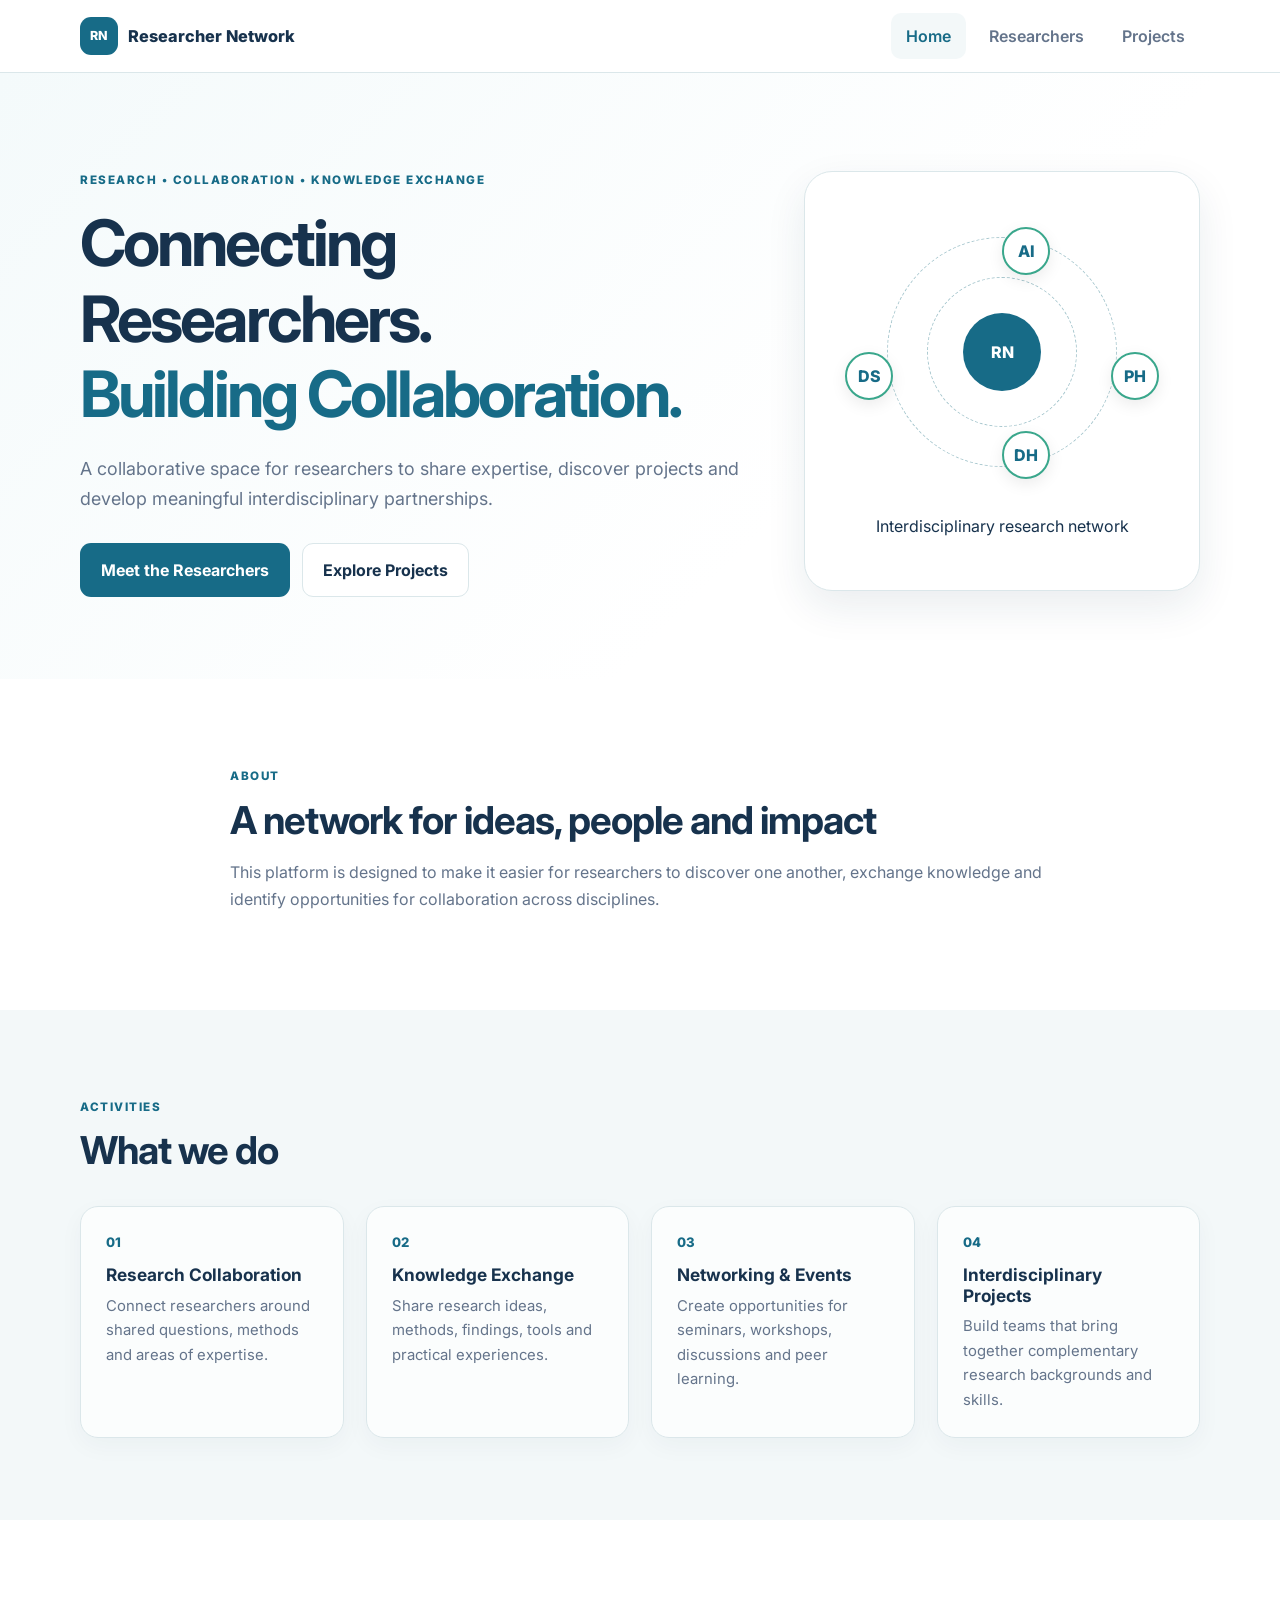
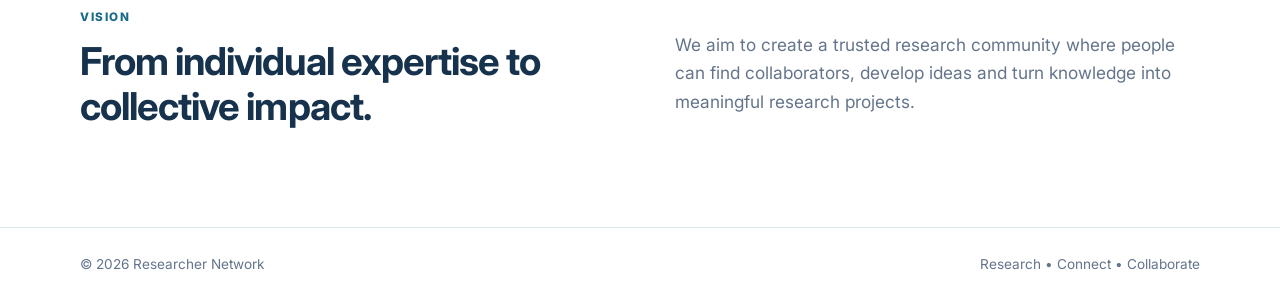
<file: index.html>
<!DOCTYPE html>
<html lang="en">
<head>
  <meta charset="UTF-8">
  <meta name="viewport" content="width=device-width, initial-scale=1.0">
  <meta name="description" content="Researcher Network — connecting researchers, sharing knowledge and building collaboration.">
  <title>Researcher Network | Home</title>
  <link rel="stylesheet" href="style.css">
</head>
<body>
<header class="site-header">
  <div class="container nav-wrap">
    <a class="brand" href="index.html"><span class="brand-mark">RN</span><span>Researcher Network</span></a>
    <button class="menu-toggle" aria-label="Open navigation" aria-expanded="false">☰</button>
    <nav class="main-nav">
      <a class="active" href="index.html">Home</a>
      <a href="researchers.html">Researchers</a>
      <a href="projects.html">Projects</a>
    </nav>
  </div>
</header>

<main>
  <section class="hero">
    <div class="container hero-grid">
      <div>
        <span class="eyebrow">Research • Collaboration • Knowledge Exchange</span>
        <h1>Connecting Researchers.<br><span>Building Collaboration.</span></h1>
        <p class="hero-text">A collaborative space for researchers to share expertise, discover projects and develop meaningful interdisciplinary partnerships.</p>
        <div class="hero-actions">
          <a class="btn btn-primary" href="researchers.html">Meet the Researchers</a>
          <a class="btn btn-secondary" href="projects.html">Explore Projects</a>
        </div>
      </div>
      <div class="hero-card">
        <div class="network-orbit">
          <div class="orbit orbit-1"></div><div class="orbit orbit-2"></div>
          <span class="node node-a">AI</span><span class="node node-b">PH</span>
          <span class="node node-c">DH</span><span class="node node-d">DS</span>
          <span class="center-node">RN</span>
        </div>
        <p>Interdisciplinary research network</p>
      </div>
    </div>
  </section>

  <section class="section" id="about">
    <div class="container narrow">
      <span class="section-label">About</span>
      <h2>A network for ideas, people and impact</h2>
      <p>This platform is designed to make it easier for researchers to discover one another, exchange knowledge and identify opportunities for collaboration across disciplines.</p>
    </div>
  </section>

  <section class="section section-soft" id="activities">
    <div class="container">
      <span class="section-label">Activities</span>
      <h2>What we do</h2>
      <div class="card-grid four">
        <article class="info-card"><div class="icon">01</div><h3>Research Collaboration</h3><p>Connect researchers around shared questions, methods and areas of expertise.</p></article>
        <article class="info-card"><div class="icon">02</div><h3>Knowledge Exchange</h3><p>Share research ideas, methods, findings, tools and practical experiences.</p></article>
        <article class="info-card"><div class="icon">03</div><h3>Networking & Events</h3><p>Create opportunities for seminars, workshops, discussions and peer learning.</p></article>
        <article class="info-card"><div class="icon">04</div><h3>Interdisciplinary Projects</h3><p>Build teams that bring together complementary research backgrounds and skills.</p></article>
      </div>
    </div>
  </section>

  <section class="section">
    <div class="container vision">
      <div><span class="section-label">Vision</span><h2>From individual expertise to collective impact.</h2></div>
      <p>We aim to create a trusted research community where people can find collaborators, develop ideas and turn knowledge into meaningful research projects.</p>
    </div>
  </section>
</main>

<footer class="site-footer"><div class="container footer-wrap"><span>© <span class="current-year"></span> Researcher Network</span><span>Research • Connect • Collaborate</span></div></footer>
<script src="script.js"></script>
</body>
</html>
</file>
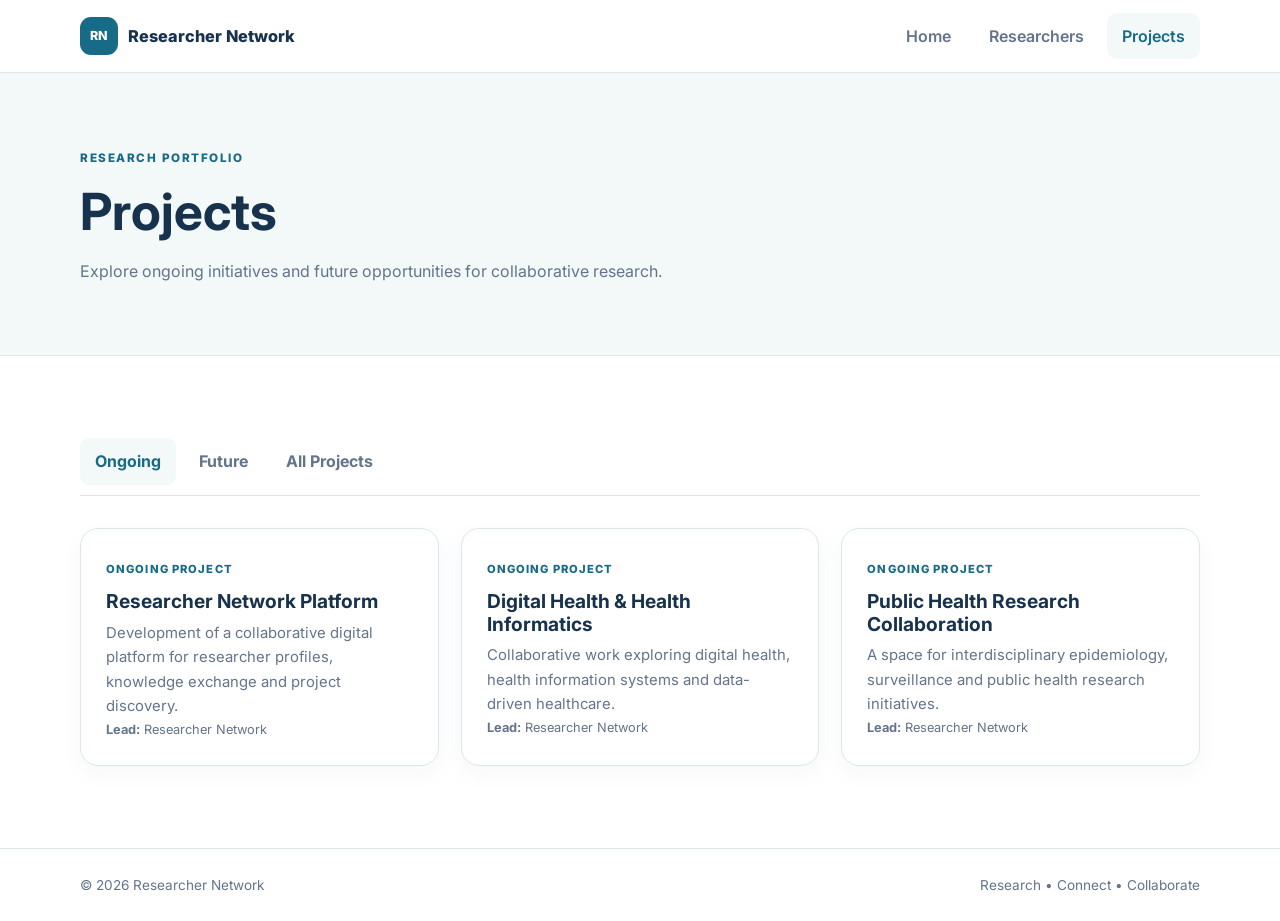
<file: projects.html>
<!DOCTYPE html>
<html lang="en">
<head>
  <meta charset="UTF-8">
  <meta name="viewport" content="width=device-width, initial-scale=1.0">
  <meta name="description" content="Research projects in the Researcher Network.">
  <title>Researcher Network | Projects</title>
  <link rel="stylesheet" href="style.css">
</head>
<body>
<header class="site-header">
  <div class="container nav-wrap">
    <a class="brand" href="index.html"><span class="brand-mark">RN</span><span>Researcher Network</span></a>
    <button class="menu-toggle" aria-label="Open navigation" aria-expanded="false">☰</button>
    <nav class="main-nav"><a href="index.html">Home</a><a href="researchers.html">Researchers</a><a class="active" href="projects.html">Projects</a></nav>
  </div>
</header>

<main>
  <section class="page-hero">
    <div class="container">
      <span class="section-label">Research Portfolio</span>
      <h1>Projects</h1>
      <p>Explore ongoing initiatives and future opportunities for collaborative research.</p>
    </div>
  </section>

  <section class="section">
    <div class="container">
      <div class="project-tabs" role="tablist">
        <button class="tab active" data-project-filter="ongoing">Ongoing</button>
        <button class="tab" data-project-filter="future">Future</button>
        <button class="tab" data-project-filter="all">All Projects</button>
      </div>
      <div id="project-grid" class="card-grid three"></div>
    </div>
  </section>
</main>

<footer class="site-footer"><div class="container footer-wrap"><span>© <span class="current-year"></span> Researcher Network</span><span>Research • Connect • Collaborate</span></div></footer>
<script src="script.js"></script>
</body>
</html>
</file>
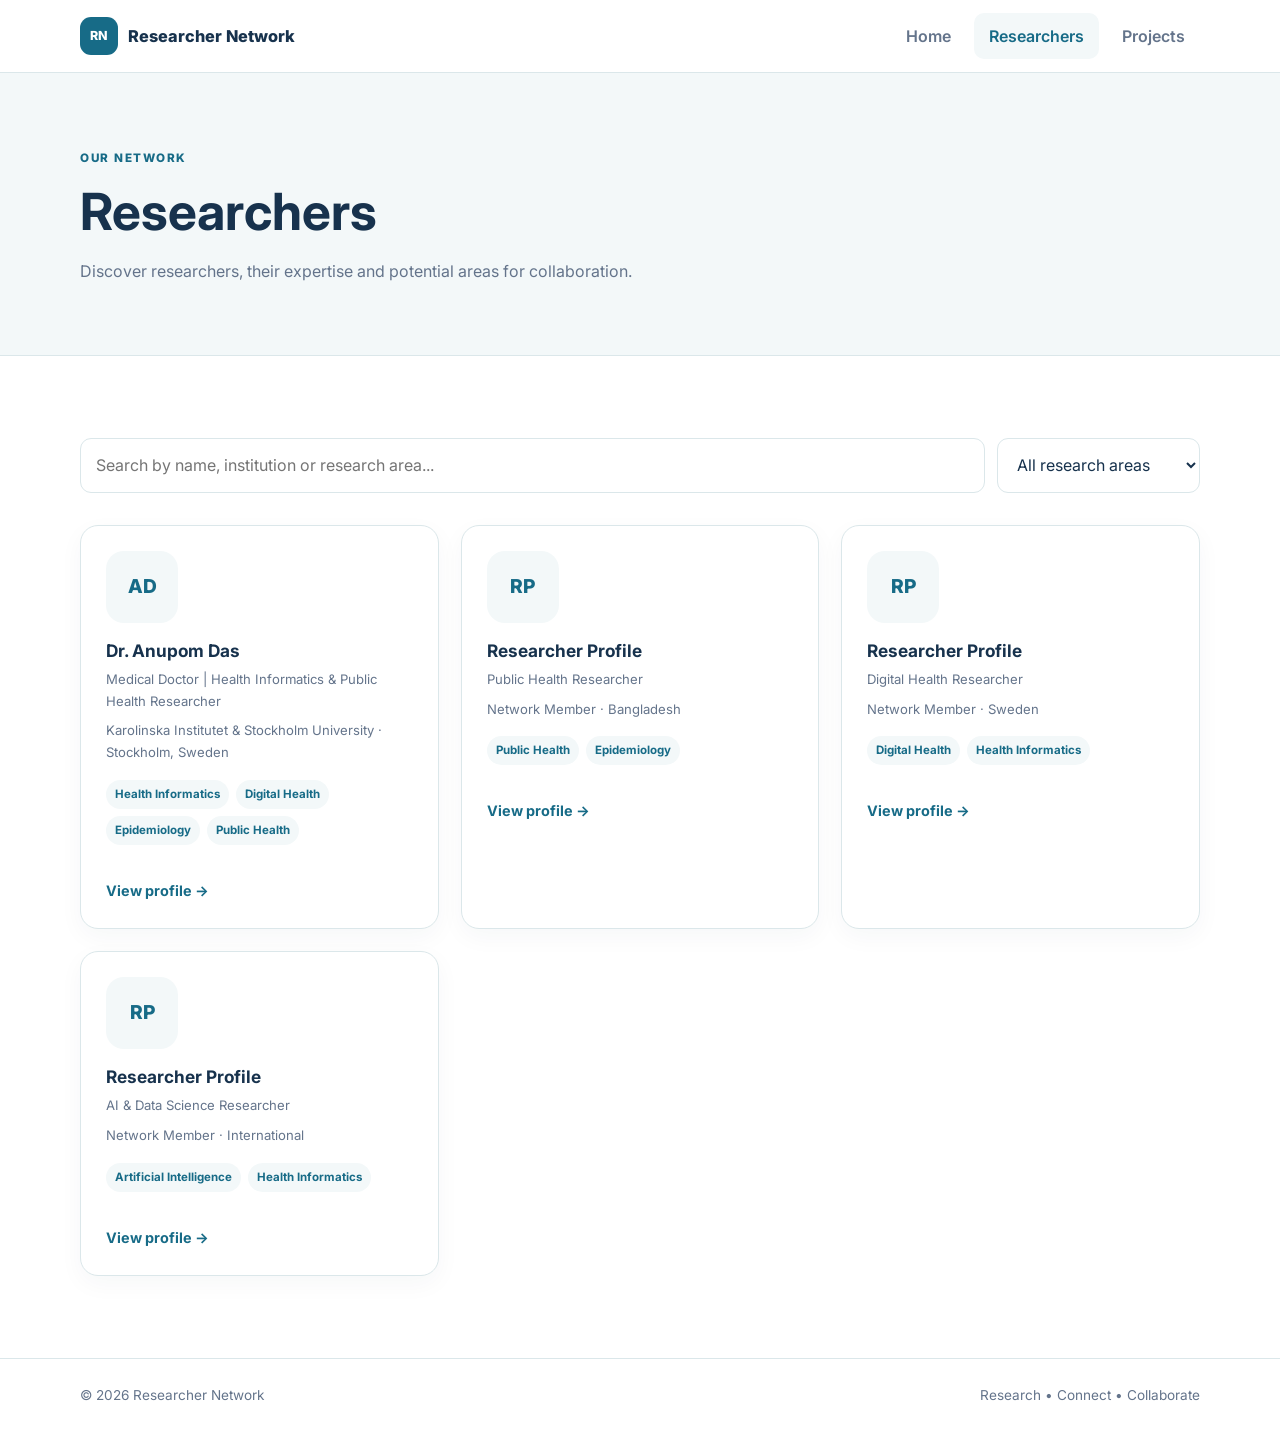
<file: researchers.html>
<!DOCTYPE html>
<html lang="en">
<head>
  <meta charset="UTF-8">
  <meta name="viewport" content="width=device-width, initial-scale=1.0">
  <meta name="description" content="Researchers in the Researcher Network.">
  <title>Researcher Network | Researchers</title>
  <link rel="stylesheet" href="style.css">
</head>
<body>
<header class="site-header">
  <div class="container nav-wrap">
    <a class="brand" href="index.html"><span class="brand-mark">RN</span><span>Researcher Network</span></a>
    <button class="menu-toggle" aria-label="Open navigation" aria-expanded="false">☰</button>
    <nav class="main-nav"><a href="index.html">Home</a><a class="active" href="researchers.html">Researchers</a><a href="projects.html">Projects</a></nav>
  </div>
</header>

<main>
  <section class="page-hero">
    <div class="container">
      <span class="section-label">Our Network</span>
      <h1>Researchers</h1>
      <p>Discover researchers, their expertise and potential areas for collaboration.</p>
    </div>
  </section>

  <section class="section">
    <div class="container">
      <div class="filter-bar">
        <input id="researcher-search" type="search" placeholder="Search by name, institution or research area..." aria-label="Search researchers">
        <select id="researcher-area" aria-label="Filter by research area">
          <option value="">All research areas</option>
          <option value="Health Informatics">Health Informatics</option>
          <option value="Digital Health">Digital Health</option>
          <option value="Epidemiology">Epidemiology</option>
          <option value="Public Health">Public Health</option>
          <option value="Artificial Intelligence">Artificial Intelligence</option>
        </select>
      </div>
      <div id="researcher-grid" class="card-grid three"></div>
      <p id="no-researchers" class="empty-state hidden">No researchers match your search.</p>
    </div>
  </section>
</main>

<div id="profile-modal" class="modal" aria-hidden="true">
  <div class="modal-backdrop" data-close-modal></div>
  <div class="modal-dialog" role="dialog" aria-modal="true" aria-labelledby="modal-name">
    <button class="modal-close" data-close-modal aria-label="Close profile">×</button>
    <div id="modal-content"></div>
  </div>
</div>

<footer class="site-footer"><div class="container footer-wrap"><span>© <span class="current-year"></span> Researcher Network</span><span>Research • Connect • Collaborate</span></div></footer>
<script src="script.js"></script>
</body>
</html>
</file>
<file: style.css>
@import url('https://fonts.googleapis.com/css2?family=Inter:wght@400;500;600;700;800&display=swap');

:root{
  --ink:#17324d; --muted:#64748b; --primary:#176b87; --primary-dark:#0e536a;
  --accent:#3aa78c; --bg:#ffffff; --soft:#f3f8f9; --line:#dbe7ea;
  --shadow:0 16px 40px rgba(23,50,77,.09); --radius:18px;
}
*{box-sizing:border-box}
html{scroll-behavior:smooth}
body{margin:0;font-family:Inter,system-ui,-apple-system,BlinkMacSystemFont,"Segoe UI",sans-serif;color:var(--ink);background:var(--bg);line-height:1.65}
a{text-decoration:none;color:inherit}
button,input,select{font:inherit}
.container{width:min(1120px,92%);margin:0 auto}
.narrow{max-width:820px}
.site-header{position:sticky;top:0;z-index:50;background:rgba(255,255,255,.96);backdrop-filter:blur(12px);border-bottom:1px solid var(--line)}
.nav-wrap{min-height:72px;display:flex;align-items:center;justify-content:space-between;gap:24px}
.brand{display:flex;align-items:center;gap:10px;font-weight:800;font-size:1.02rem}
.brand-mark{display:grid;place-items:center;width:38px;height:38px;border-radius:11px;background:var(--primary);color:#fff;font-size:.78rem}
.main-nav{display:flex;gap:8px}
.main-nav a{padding:10px 15px;border-radius:10px;color:var(--muted);font-weight:600}
.main-nav a:hover,.main-nav a.active{color:var(--primary);background:var(--soft)}
.menu-toggle{display:none;border:0;background:transparent;font-size:1.5rem;color:var(--ink);cursor:pointer}
.hero{background:linear-gradient(135deg,#f4fafb 0%,#fff 65%);padding:92px 0 82px}
.hero-grid{display:grid;grid-template-columns:1.25fr .75fr;align-items:center;gap:64px}
.eyebrow,.section-label{display:inline-block;text-transform:uppercase;letter-spacing:.13em;font-size:.73rem;font-weight:800;color:var(--primary)}
h1,h2,h3{line-height:1.18;margin-top:0}
.hero h1{font-size:clamp(2.4rem,5vw,4.6rem);letter-spacing:-.045em;margin:14px 0 22px}
.hero h1 span{color:var(--primary)}
.hero-text{font-size:1.12rem;color:var(--muted);max-width:680px}
.hero-actions{display:flex;gap:12px;flex-wrap:wrap;margin-top:30px}
.btn{display:inline-flex;align-items:center;justify-content:center;padding:13px 20px;border-radius:11px;font-weight:700;border:1px solid transparent}
.btn-primary{background:var(--primary);color:#fff}.btn-primary:hover{background:var(--primary-dark)}
.btn-secondary{border-color:var(--line);background:#fff;color:var(--ink)}.btn-secondary:hover{background:var(--soft)}
.hero-card{background:#fff;border:1px solid var(--line);border-radius:28px;padding:35px;text-align:center;box-shadow:var(--shadow)}
.network-orbit{height:290px;position:relative;display:grid;place-items:center}
.orbit{position:absolute;border:1px dashed #a9c8cf;border-radius:50%;width:230px;height:230px}
.orbit-2{width:150px;height:150px}
.center-node,.node{position:absolute;display:grid;place-items:center;border-radius:50%;font-weight:800}
.center-node{width:78px;height:78px;background:var(--primary);color:#fff;z-index:2}
.node{width:48px;height:48px;background:#fff;border:2px solid var(--accent);color:var(--primary);box-shadow:0 5px 16px rgba(0,0,0,.08)}
.node-a{top:20px;left:50%}.node-b{right:5px;top:50%}.node-c{bottom:18px;left:50%}.node-d{left:5px;top:50%}
.section{padding:82px 0}.section-soft{background:var(--soft)}
.section h2{font-size:clamp(1.8rem,3vw,2.6rem);letter-spacing:-.025em;margin:10px 0 16px}
.section p{color:var(--muted)}
.card-grid{display:grid;gap:22px;margin-top:32px}.card-grid.four{grid-template-columns:repeat(4,1fr)}.card-grid.three{grid-template-columns:repeat(3,1fr)}
.info-card,.researcher-card,.project-card{background:#fff;border:1px solid var(--line);border-radius:var(--radius);padding:25px;box-shadow:0 8px 25px rgba(23,50,77,.04)}
.info-card{background:rgba(255,255,255,.72)}
.info-card h3,.researcher-card h3,.project-card h3{font-size:1.08rem;margin:12px 0 8px}
.info-card p,.researcher-card p,.project-card p{font-size:.93rem;margin:0}
.icon{font-weight:800;color:var(--primary);font-size:.82rem}
.vision{display:grid;grid-template-columns:1fr 1fr;gap:70px;align-items:center}
.vision p{font-size:1.08rem}
.page-hero{padding:70px 0 55px;background:var(--soft);border-bottom:1px solid var(--line)}
.page-hero h1{font-size:clamp(2.3rem,4vw,3.6rem);margin:12px 0}.page-hero p{color:var(--muted);max-width:680px}
.filter-bar{display:flex;gap:12px;flex-wrap:wrap}
.filter-bar input,.filter-bar select{border:1px solid var(--line);border-radius:11px;padding:13px 15px;background:#fff;color:var(--ink);outline:none}
.filter-bar input{flex:1;min-width:260px}.filter-bar input:focus,.filter-bar select:focus{border-color:var(--primary)}
.researcher-avatar{width:72px;height:72px;border-radius:18px;display:grid;place-items:center;background:var(--soft);color:var(--primary);font-weight:800;font-size:1.2rem;margin-bottom:18px}
.meta{font-size:.82rem!important;color:var(--muted);margin-bottom:8px!important}
.tags{display:flex;flex-wrap:wrap;gap:7px;margin:16px 0}.tag{font-size:.72rem;font-weight:700;padding:5px 9px;border-radius:999px;background:var(--soft);color:var(--primary)}
.card-link{display:inline-block;margin-top:18px;color:var(--primary);font-weight:700;font-size:.9rem}
.card-link:hover{text-decoration:underline}
.project-card{position:relative}.project-status{font-size:.7rem;text-transform:uppercase;letter-spacing:.1em;font-weight:800;color:var(--primary)}
.project-card h3{font-size:1.2rem;margin-top:10px}
.project-meta{margin-top:18px;font-size:.8rem!important}
.project-tabs{display:flex;gap:8px;border-bottom:1px solid var(--line);padding-bottom:10px}
.tab{border:0;background:transparent;padding:10px 15px;border-radius:9px;cursor:pointer;font-weight:700;color:var(--muted)}
.tab:hover,.tab.active{background:var(--soft);color:var(--primary)}
.empty-state{text-align:center;padding:45px;color:var(--muted)}.hidden{display:none}
.modal{position:fixed;inset:0;z-index:100;display:none}.modal.open{display:block}
.modal-backdrop{position:absolute;inset:0;background:rgba(9,25,37,.55)}
.modal-dialog{position:relative;width:min(680px,92%);max-height:88vh;overflow:auto;margin:6vh auto;background:#fff;border-radius:22px;padding:34px;box-shadow:0 30px 80px rgba(0,0,0,.2)}
.modal-close{position:absolute;right:16px;top:12px;border:0;background:var(--soft);border-radius:50%;width:36px;height:36px;font-size:1.4rem;cursor:pointer;color:var(--ink)}
.profile-head{display:flex;gap:18px;align-items:center;padding-right:40px}.profile-head .researcher-avatar{margin:0}
.profile-section{border-top:1px solid var(--line);margin-top:25px;padding-top:20px}
.site-footer{border-top:1px solid var(--line);padding:25px 0;color:var(--muted);font-size:.85rem}
.footer-wrap{display:flex;justify-content:space-between;gap:20px;flex-wrap:wrap}
@media(max-width:900px){.hero-grid,.vision{grid-template-columns:1fr}.hero-card{max-width:500px}.card-grid.four{grid-template-columns:repeat(2,1fr)}.card-grid.three{grid-template-columns:repeat(2,1fr)}}
@media(max-width:680px){
  .menu-toggle{display:block}.main-nav{display:none;position:absolute;left:0;right:0;top:72px;background:#fff;border-bottom:1px solid var(--line);padding:10px 4%;flex-direction:column}.main-nav.open{display:flex}
  .hero{padding:65px 0}.hero-card{display:none}.section{padding:62px 0}.card-grid.four,.card-grid.three{grid-template-columns:1fr}
  .filter-bar{flex-direction:column}.filter-bar input,.filter-bar select{width:100%}.modal-dialog{padding:27px 22px}
}
</file>
